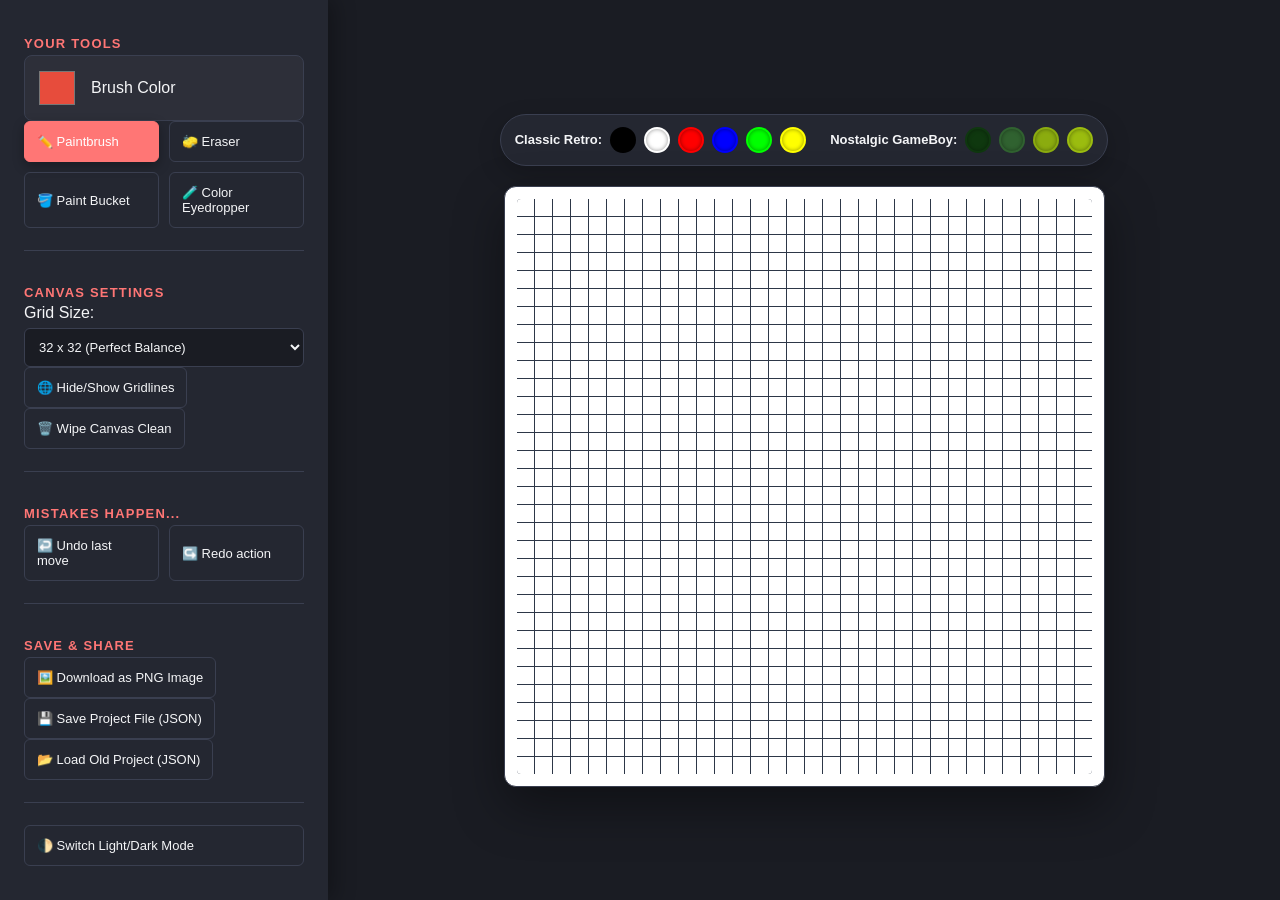
<file: index.html>
<!DOCTYPE html>
<html lang='en'>
<head>
    <meta charset="utf-8">
    <meta content="width=device-width, initial-scale=1" name="viewport">
    <title>My Pixel Art Studio</title>
    <link href="css/style.css" rel="stylesheet">
</head>

<body class="dark-theme">
    <div class="app-container">
        
        <div class="sidebar">
            <section>
                <h2>Your Tools</h2>
                <div class="tool-group">
                    <input value="#e74c3c" type="color" id="colorPicker">
                    <span class="tool-label">Brush Color</span>
                </div>
                
                <div class="button-grid">
                    <button class="active" id="drawTool">✏️ Paintbrush</button>
                    <button id="eraseTool">🧽 Eraser</button>
                    <button id="fillTool">🪣 Paint Bucket</button>
                    <button id="pickerTool">🧪 Color Eyedropper</button>
                </div>
            </section>
            
            <hr/>
            
            <section>
                <h2>Canvas Settings</h2>
                <div class="select-group">
                    <label for="sizeSelector">Grid Size:</label>
                    <select id="sizeSelector">
                        <option value="16">16 x 16 (Simple & Quick)</option>
                        <option selected="selected" value="32">32 x 32 (Perfect Balance)</option>
                        <option value="64">64 x 64 (Detailed Masterpiece)</option>
                    </select>
                </div>
                <button id="toggleGrid">🌐 Hide/Show Gridlines</button>
                <button id="clearBtn" class="danger">🗑️ Wipe Canvas Clean</button>
            </section>
            
            <hr />
            
            <section>
                <h2>Mistakes happen...</h2>
                <div class="button-grid">
                    <button id="undoBtn">↩️ Undo last move</button>
                    <button id="redoBtn">↪️ Redo action</button>
                </div>
            </section>
            
            <hr/>
            
            <section>
                <h2>Save & Share</h2>
                <button id="exportPngBtn" class="success">🖼️ Download as PNG Image</button>
                <button id="exportJsonBtn">💾 Save Project File (JSON)</button>
                <button id="importJsonBtn">📂 Load Old Project (JSON)</button>
                <input id="fileInput" type="file" accept=".json" style="display:none">
            </section>
            
            <hr />
            <button id="themeToggle">🌓 Switch Light/Dark Mode</button>
        </div>

        <div class="workspace">
            <header class="palette-bar">
                <div class="palette-group">
                    <span>Classic Retro:</span>
                    <div style="background:#000" class="swatch" title="Black"></div>
                    <div style="background:#fff" class="swatch" title="White"></div>
                    <div style="background:#ff0000" class="swatch" title="Red"></div>
                    <div style="background:#0000ff" class="swatch" title="Blue"></div>
                    <div style="background:#00ff00" class="swatch" title="Green"></div>
                    <div style="background:#ffff00" class="swatch" title="Yellow"></div>
                </div>
                
                <div class="palette-group">
                    <span>Nostalgic GameBoy:</span>
                    <div style="background:#0f380f" class="swatch" title="Darkest Green"></div>
                    <div style="background:#306230" class="swatch" title="Dark Green"></div>
                    <div style="background:#8bac0f" class="swatch" title="Light Green"></div>
                    <div style="background:#9bbc0f" class="swatch" title="Lightest Green"></div>
                </div>
            </header>
            
            <main class="canvas-wrapper">
                <div class="grid show-grid" id="pixelGrid"></div>
            </main>
        </div>

    </div>

    <script src="js/script.js"></script>
</body>
</html>
</file>
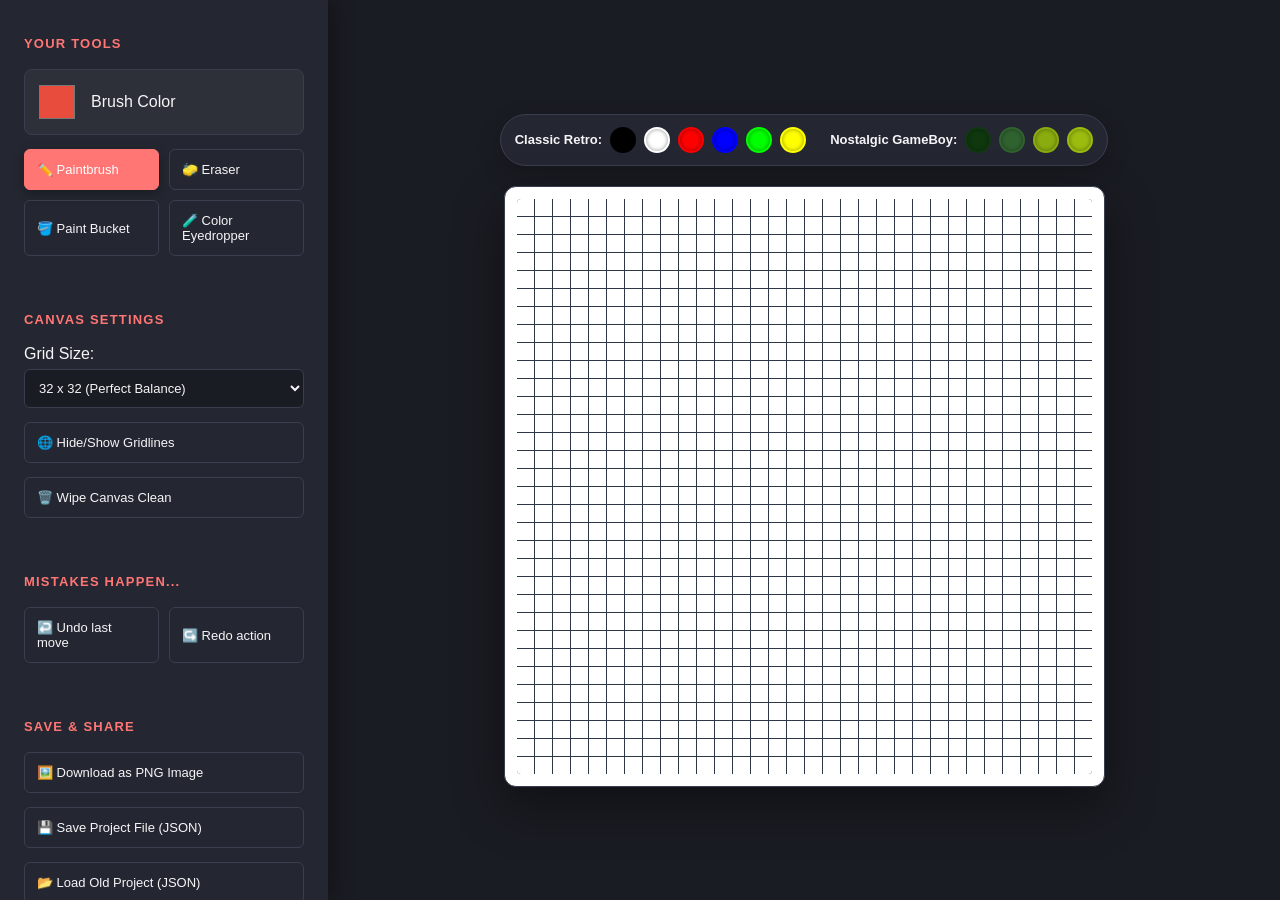
<file: pixel.html>
<!DOCTYPE html>
<html lang="en">
<head>
    <meta charset="UTF-8">
    <meta name="viewport" content="width=device-width, initial-scale=1">
    <title>My Pixel Art Studio</title>
    <link rel="stylesheet" href="css/style.css">
</head>
<body class="dark-theme">
    <div class="app-container">
        
        <div class="sidebar">
            <h2>Your Tools</h2>
            <div class="tool-group">
                <input type="color" id="colorPicker" value="#e74c3c">
                <span class="tool-label">Brush Color</span>
            </div>
            
            <div class="button-grid">
                <button id="drawTool" class="active">✏️ Paintbrush</button>
                <button id="eraseTool">🧽 Eraser</button>
                <button id="fillTool">🪣 Paint Bucket</button>
                <button id="pickerTool">🧪 Color Eyedropper</button>
            </div>
            
            <hr>
            
            <h2>Canvas Settings</h2>
            <div class="select-group">
                <label for="sizeSelector">Grid Size:</label>
                <select id="sizeSelector">
                    <option value="16">16 x 16 (Simple & Quick)</option>
                    <option value="32" selected>32 x 32 (Perfect Balance)</option>
                    <option value="64">64 x 64 (Detailed Masterpiece)</option>
                </select>
            </div>
            <button id="toggleGrid">🌐 Hide/Show Gridlines</button>
            <button id="clearBtn" class="danger">🗑️ Wipe Canvas Clean</button>
            
            <hr>
            
            <h2>Mistakes happen...</h2>
            <div class="button-grid">
                <button id="undoBtn">↩️ Undo last move</button>
                <button id="redoBtn">↪️ Redo action</button>
            </div>
            
            <hr>
            
            <h2>Save & Share</h2>
            <button id="exportPngBtn" class="success">🖼️ Download as PNG Image</button>
            <button id="exportJsonBtn">💾 Save Project File (JSON)</button>
            <button id="importJsonBtn">📂 Load Old Project (JSON)</button>
            <input type="file" id="fileInput" accept=".json" style="display: none;">
            
            <hr>
            
            <button id="themeToggle">🌓 Switch Light/Dark Mode</button>
        </div>

        <div class="workspace">
            <div class="palette-bar">
                <div class="palette-group">
                    <span>Classic Retro:</span>
                    <div class="swatch" style="background: #000000;" title="Black"></div>
                    <div class="swatch" style="background: #ffffff;" title="White"></div>
                    <div class="swatch" style="background: #ff0000;" title="Red"></div>
                    <div class="swatch" style="background: #0000ff;" title="Blue"></div>
                    <div class="swatch" style="background: #00ff00;" title="Green"></div>
                    <div class="swatch" style="background: #ffff00;" title="Yellow"></div>
                </div>
                <div class="palette-group">
                    <span>Nostalgic GameBoy:</span>
                    <div class="swatch" style="background: #0f380f;" title="Darkest Green"></div>
                    <div class="swatch" style="background: #306230;" title="Dark Green"></div>
                    <div class="swatch" style="background: #8bac0f;" title="Light Green"></div>
                    <div class="swatch" style="background: #9bbc0f;" title="Lightest Green"></div>
                </div>
            </div>
            
            <div class="canvas-wrapper">
                <div id="pixelGrid" class="grid show-grid"></div>
            </div>
        </div>

    </div>
    <script src="js/script.js"></script>
</body>
</html>
</file>
<file: css/style.css>
body {
    font-family: 'Segi UI', Tahoma, Geneva, Verdana, sans-serif;
    background-color: #1a1c23;
    color: #f4f5f7;
    margin: 0;
    padding: 0;
    height: 100vh;
    display: flex;
    overflow: hidden;
}

.app-container {
    display: flex;
    width: 100%;
    height: 100%;
}

.sidebar {
    width: 280px;
    display: flex;
    flex-direction: column;
    gap: 14px;
    background-color: #242731;
    padding: 24px;
    box-shadow: 6px 0 20px rgba(0,0,0,0.3);
    overflow-y: auto;
    z-index: 10;
}

.sidebar h2 {
    font-size: 13px;
    font-weight: 700;
    text-transform: uppercase;
    letter-spacing: 1.2px;
    margin: 12px 0 4px 0;
    color: #ff7675;
}

hr {
    border: 0;
    height: 1px;
    background: #3a3f50;
    margin: 8px 0;
}

.tool-group {
    display: flex;
    align-items: center;
    gap: 12px;
    background: rgba(255, 255, 255, 0.04);
    padding: 10px;
    border-radius: 8px;
    border: 1px solid #3a3f50;
}

input[type="color"] {
    border: none;
    width: 44px;
    height: 44px;
    border-radius: 6px;
    cursor: pointer;
    background: none;
}

.tool-lable {
    font-size: 14px;
    font-weight: 500;
}

.button-grid {
    display: grid;
    grid-template-columns: 1fr 1fr;
    gap: 10px;
}

.select-group {
    display: flex;
    flex-direction: column;
    gap: 6px;
}

select {
    padding: 10px;
    background: #1a1c23;
    color: #f4f5f7;
    border: 1px solid #3a3f50;
    border-radius: 6px;
    font-size: 13px;
    cursor: pointer;
    outline: none;
}

button {
    background-color: transparent;
    color: #f4f5f7;
    border: 1px solid #3a3f50;
    padding: 12px;
    font-size: 13px;
    font-weight: 500;
    border-radius: 6px;
    cursor: pointer;
    transition: all 0.2 ease-in-out;
    text-align: left;
}

button:hover {
    background-color: #ff7675;
    border-color: #ff7675;
    color: #ffffff;
    transform: translateY(-1px);
}

button:active {
    transform: translateY(1px);
}

button.active {
    background-color: #ff7675;
    border-color: #ff7675;
    color: #ffffff;
    box-shadow: 0 4px 12px rgba(0, 0, 0, 0.3);
}

button.danger:hover {
    background-color: #d63031;
    border-color: #d63031;
}

button.success:hover {
    background-color: #2ed573;
    border-color: #2ed573;
}

.workspace {
    flex: 1;
    display: flex;
    flex-direction: column;
    align-items: center;
    justify-content: center;
    padding: 30px;
    position: relative;
}

.palette-bar {
    display: flex;
    gap: 24px;
    margin-bottom: 20px;
    background: #242731;
    padding: 12px 14px;
    border-radius: 30px;
    box-shadow: 0 8px 24px rgba(0, 0, 0, 0.2);
    border: 1px solid #3a3f50;
}

.palette-group {
    display: flex;
    align-items: center;
    gap: 8px;
    font-size: 13px;
    font-weight: 600;
}

.swatch {
    width: 22px;
    height: 22px;
    border-radius: 50%;
    cursor: pointer;
    border: 2px solid transparent;
    box-shadow: inset 0 0 4px rgba(0, 0, 0, 0.4);
    transition: transform 0.2s cubic-bezier(0.175, 0.885, 0.32, 1.275);
}

.swatch:hover {
    transform: scale(1.3);
    border-color: #f4f5f7;
}

.canvas-wrapper {
    background: #ffffff;
    padding: 12px;
    border-radius: 12px;
    box-shadow: 0 20px 50px rgba(0, 0, 0, 0.4);
    border: 1px solid #3a3f50;
}

.grid {
    display: grid;
    border-radius: 4px;
    overflow: hidden;
    gap: 0;
    background-color: #ccc;
}

.grid.show-grid {
    gap: 1px;
    background-color: #2d3748;
}

.pixel {
    background-color: #ffffff;
    cursor: crosshair;
    user-select: none;
    width: 100%;
    height: 100%;
    transition: background-color 0.04s;
}
</file>
